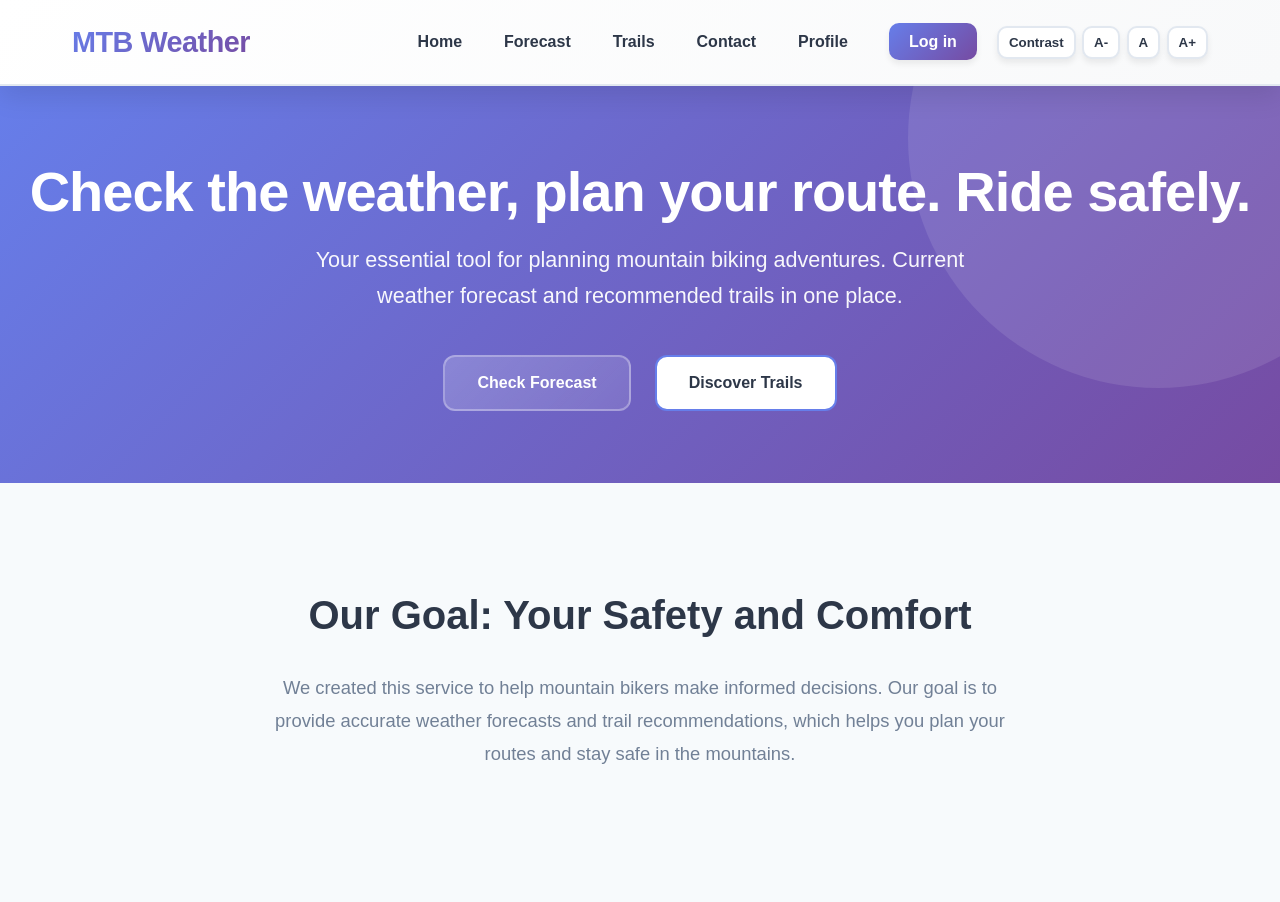
<file: index.html>
<!DOCTYPE html>
<html lang="en">
<head>
    <meta charset="UTF-8">
    <meta name="viewport" content="width=device-width, initial-scale=1.0">
    <title>MTB Weather - Home</title>
    
    <link rel="stylesheet" href="style.css">
</head>
<body>

    <header class="main-header">
        <nav class="container">
            <a href="index.html" class="logo">
                MTB Weather
            </a>
            
            <ul>
                <li><a href="index.html" class="active">Home</a></li>
                <li><a href="prognoza.html">Forecast</a></li>
                <li><a href="trasy.html">Trails</a></li>
                
                <li><a href="kontakt.html">Contact</a></li>
                <li><a href="profile.html">Profile</a></li>
                <li><a href="auth.html" class="login">Log in</a></li>
            </ul>
        </nav>
    </header>

    <main>
        <section class="hero">
            <div class="hero-content">
                <h1>Check the weather, plan your route. Ride safely.</h1>
                <p>
                    Your essential tool for planning mountain biking adventures. 
                    Current weather forecast and recommended trails in one place.
                </p>
                <div class="hero-buttons">
                    <a href="prognoza.html" class="btn">Check Forecast</a>
                    <a href="trasy.html" class="btn-secondary">Discover Trails</a>
                </div>
            </div>
        </section>

        <section class="project-goal">
            <div class="container">
                <h2>Our Goal: Your Safety and Comfort</h2>
                <p>
                    We created this service to help mountain bikers make informed decisions. 
                    Our goal is to provide accurate weather forecasts and trail recommendations, 
                    which helps you plan your routes and stay safe in the mountains.
                </p>
            </div>
        </section>
    </main>

    <script src="a11y.js"></script>
    <script src="main.js"></script>
</body>
</html>
</file>
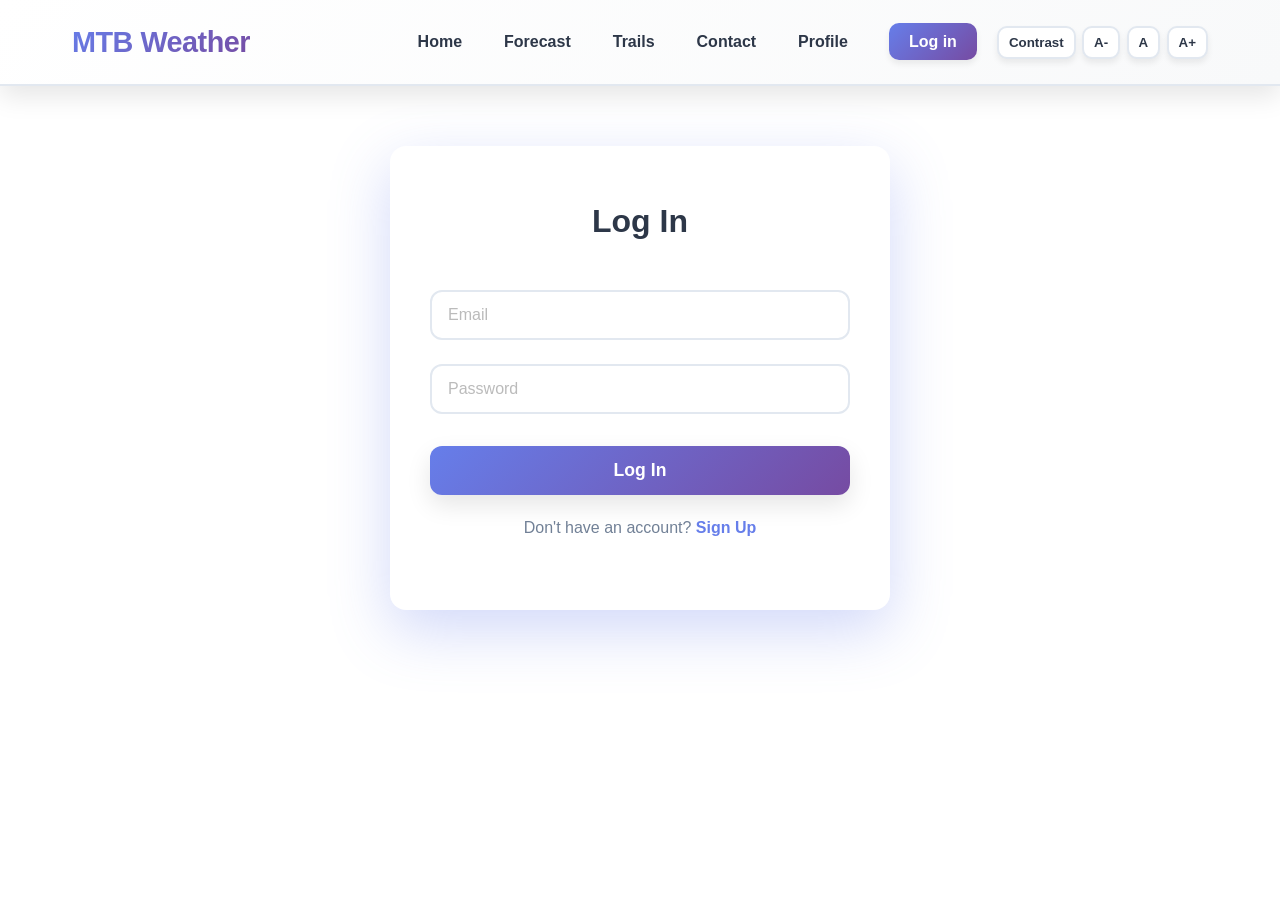
<file: auth.html>
<!DOCTYPE html>
<html lang="en">
<head>
    <meta charset="UTF-8">
    <meta name="viewport" content="width=device-width, initial-scale=1.0">
    <title>Login and Registration - MTB Weather</title>
    <link rel="stylesheet" href="style.css">
</head>
<body>

    <header class="main-header">
        <nav class="container">
            <a href="index.html" class="logo">
                MTB Weather
            </a>
            
            <ul>
                <li><a href="index.html">Home</a></li>
                <li><a href="prognoza.html">Forecast</a></li>
                <li><a href="trasy.html">Trails</a></li>
                
                <li><a href="kontakt.html">Contact</a></li>
                <li><a href="profile.html">Profile</a></li>
                <li><a href="auth.html" class="login active">Log in</a></li>
            </ul>
        </nav>
    </header>

    <main>
        <div class="auth-container">
            <div id="loginBlock">
                <h2>Log In</h2>
                <form id="loginForm">
                    <input type="email" id="loginEmail" placeholder="Email" required>
                    <input type="password" id="loginPassword" placeholder="Password" required>
                    <button type="submit">Log In</button>
                </form>
                <p>Don't have an account? <a href="#" onclick="toggleAuth()">Sign Up</a></p>
            </div>

            <div id="registerBlock" style="display: none;">
                <h2>Registration</h2>
                <form id="registerForm">
                    <input type="email" id="regEmail" placeholder="Email" required>
                    <input type="password" id="regPassword" placeholder="Password" required>
                    <button type="submit">Create Account</button>
                </form>
                <p>Already have an account? <a href="#" onclick="toggleAuth()">Log In</a></p>
            </div>

            <p id="statusMessage"></p>
        </div>
    </main>

    <script src="a11y.js"></script>
    <script src="auth.js"></script>
</body>
</html>
</file>
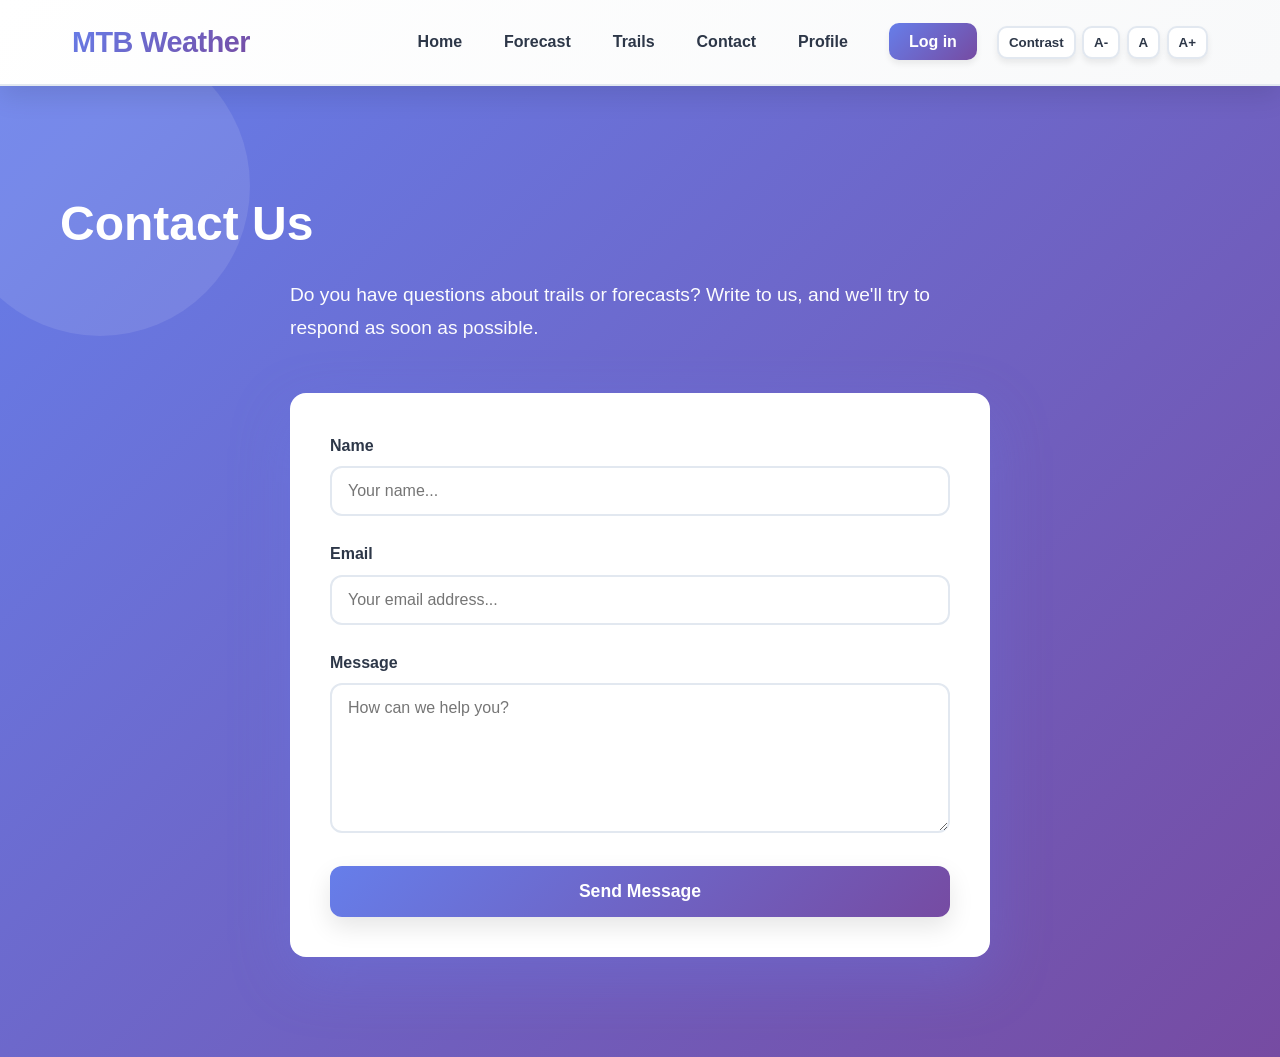
<file: kontakt.html>
<!DOCTYPE html>
<html lang="en">
<head>
    <meta charset="UTF-8">
    <meta name="viewport" content="width=device-width, initial-scale=1.0">
    <title>MTB Weather - Contact</title>
    
    <link rel="stylesheet" href="style.css">
</head>
<body>

    <header class="main-header">
        <nav class="container">
            <a href="index.html" class="logo">MTB Weather</a>
            <ul>
                <li><a href="index.html">Home</a></li>
                <li><a href="prognoza.html">Forecast</a></li>
                <li><a href="trasy.html">Trails</a></li>
                
                <li><a href="kontakt.html" class="active">Contact</a></li>
                <li><a href="profile.html">Profile</a></li>
                <li><a href="auth.html" class="login">Log in</a></li>
            </ul>
        </nav>
    </header>

    <main>
        <section class="contact-section">
            <div class="container">
                <h2>Contact Us</h2>
                <p>Do you have questions about trails or forecasts? Write to us, and we'll try to respond as soon as possible.</p>
                
                <div class="contact-wrapper">
                    <form id="contact-form" class="modern-form">
                        <div class="form-group">
                            <label for="name">Name</label>
                            <input type="text" id="name" name="name" placeholder="Your name..." required>
                        </div>

                        <div class="form-group">
                            <label for="email">Email</label>
                            <input type="email" id="email" name="email" placeholder="Your email address..." required>
                        </div>

                        <div class="form-group">
                            <label for="message">Message</label>
                            <textarea id="message" name="message" placeholder="How can we help you?" required></textarea>
                        </div>

                        <button type="submit" class="btn">Send Message</button>
                    </form>
                    
                    <div id="form-status" class="form-status"></div>
                </div>
            </div>
        </section>
    </main>

    <script src="a11y.js"></script>
    <script src="main.js"></script>
</body>
</html>
</file>
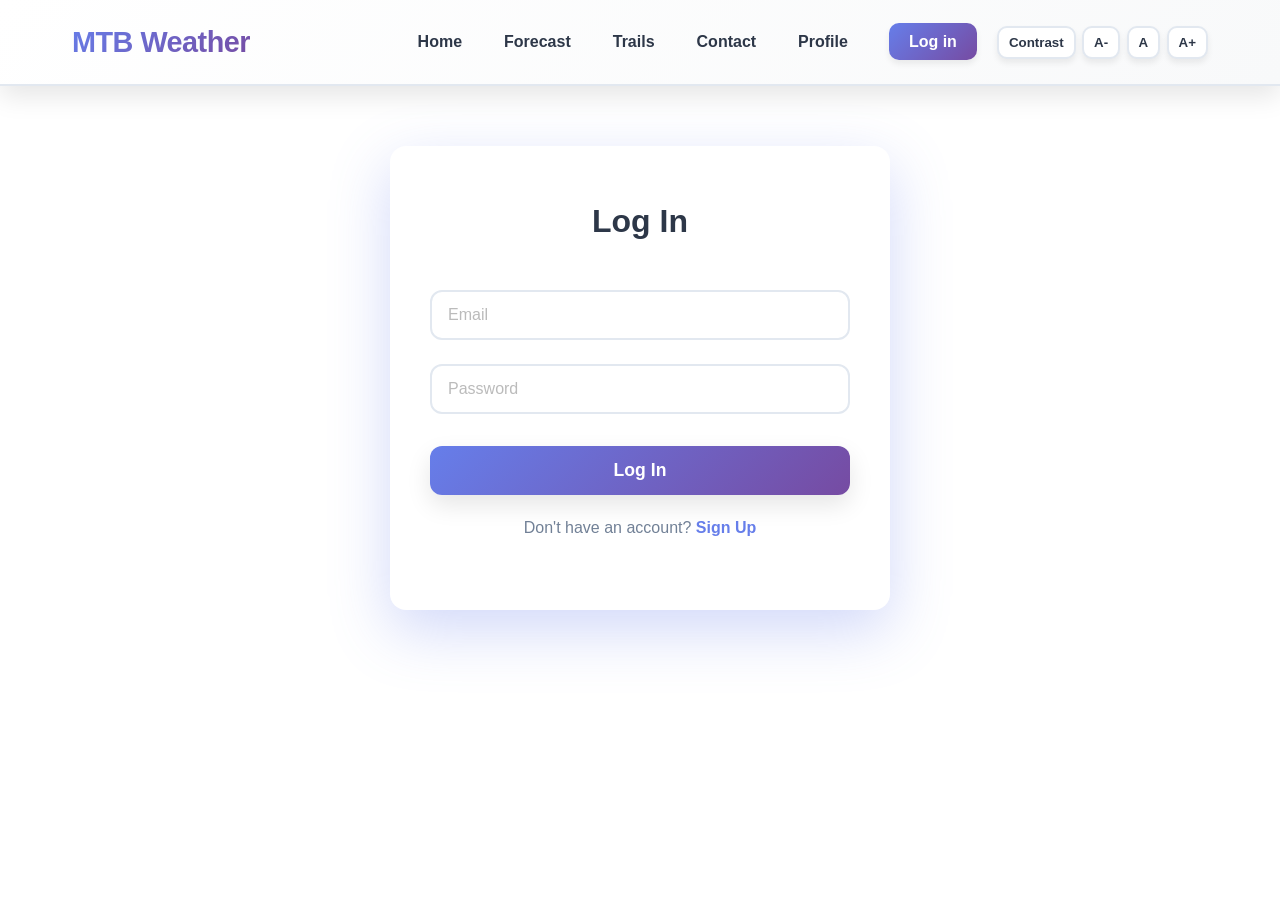
<file: profile.html>
<!DOCTYPE html>
<html lang="en">
<head>
    <meta charset="UTF-8">
    <meta name="viewport" content="width=device-width, initial-scale=1.0">
    <title>My Profile - MTB Weather</title>
    <link rel="stylesheet" href="style.css">
</head>
<body>

    <header class="main-header">
        <nav class="container">
            <a href="index.html" class="logo">MTB Weather</a>
            <ul>
                <li><a href="index.html">Home</a></li>
                <li><a href="prognoza.html">Forecast</a></li>
                <li><a href="trasy.html">Trails</a></li>
                
                <li><a href="kontakt.html">Contact</a></li>
                <li><a href="profile.html" class="active">Profile</a></li>
                <li><a href="auth.html" class="login">Log in</a></li>
            </ul>
        </nav>
    </header>

    <main>
        <div class="auth-container">
            <h2>My Profile</h2>
            <div id="profileData">
                <p><strong>Email:</strong> <span id="userEmail">Loading...</span></p>
                <button onclick="logout()">Log Out</button>
            </div>
        </div>
    </main>

    <script src="a11y.js"></script>
    <script>
        async function loadProfile() {
            const token = localStorage.getItem('token');
            if (!token) {
                window.location.href = 'auth.html';
                return;
            }

            const response = await fetch('https://mtb-weather-backend.onrender.com/api/profile', {
                headers: { 'Authorization': `Bearer ${token}` }
            });

            if (response.ok) {
                const user = await response.json();
                document.getElementById('userEmail').innerText = user.email;
            } else {
                logout();
            }
        }

        function logout() {
            localStorage.removeItem('token');
            window.location.href = 'auth.html';
        }

        loadProfile();
    </script>
</body>
</html>
</file>
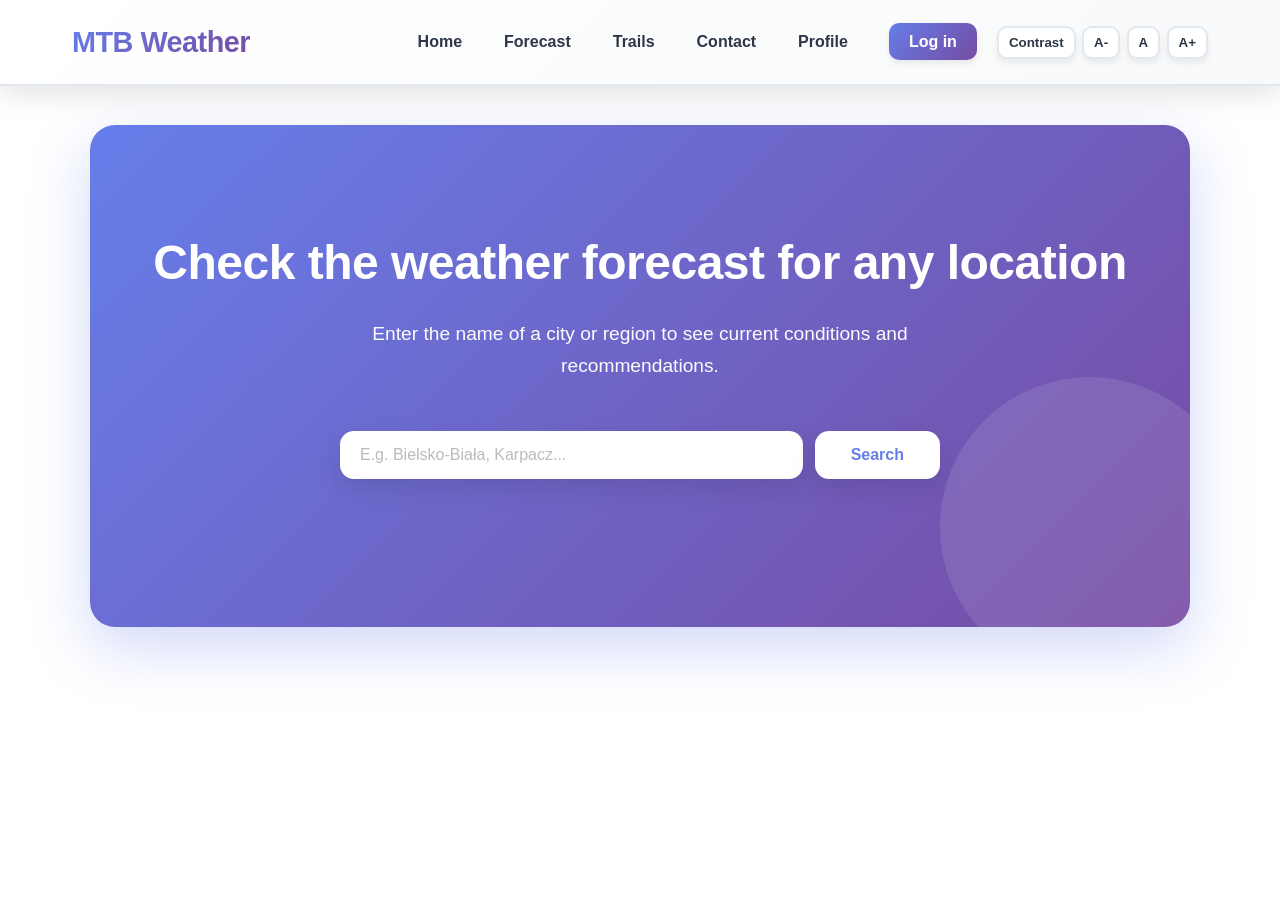
<file: prognoza.html>
<!DOCTYPE html>
<html lang="en">
<head>
    <meta charset="UTF-8">
    <meta name="viewport" content="width=device-width, initial-scale=1.0">
    <title>MTB Weather - Weather Forecast</title>
    
    

    
    <link rel="stylesheet" href="style.css">
</head>
<body>

    <header class="main-header">
        <nav class="container">
            <a href="index.html" class="logo">
                MTB Weather
            </a>
            
            <ul>
                <li><a href="index.html" class="active">Home</a></li>
                <li><a href="prognoza.html">Forecast</a></li>
                <li><a href="trasy.html">Trails</a></li>
                
                <li><a href="kontakt.html">Contact</a></li>
                <li><a href="profile.html">Profile</a></li>
                <li><a href="auth.html" class="login">Log in</a></li>
            </ul>
        </nav>
    </header>
    <main>
        <section class="forecast-section">
            <div class="container">
                <h2>Check the weather forecast for any location</h2>
                <p>Enter the name of a city or region to see current conditions and recommendations.</p>
                
                <form class="search-form" id="weather-form">
                    <input type="text" id="city-input" placeholder="E.g. Bielsko-Biała, Karpacz..." aria-label="Enter city name">
                    <button type="submit" class="btn">Search</button>
                </form>
                
                <div id="weather-results" class="weather-results-container">
                    </div>

            </div>
        </section>

        
    </main>
<script src="a11y.js"></script>
<script src="main.js"></script>
</body>
</html>
</file>
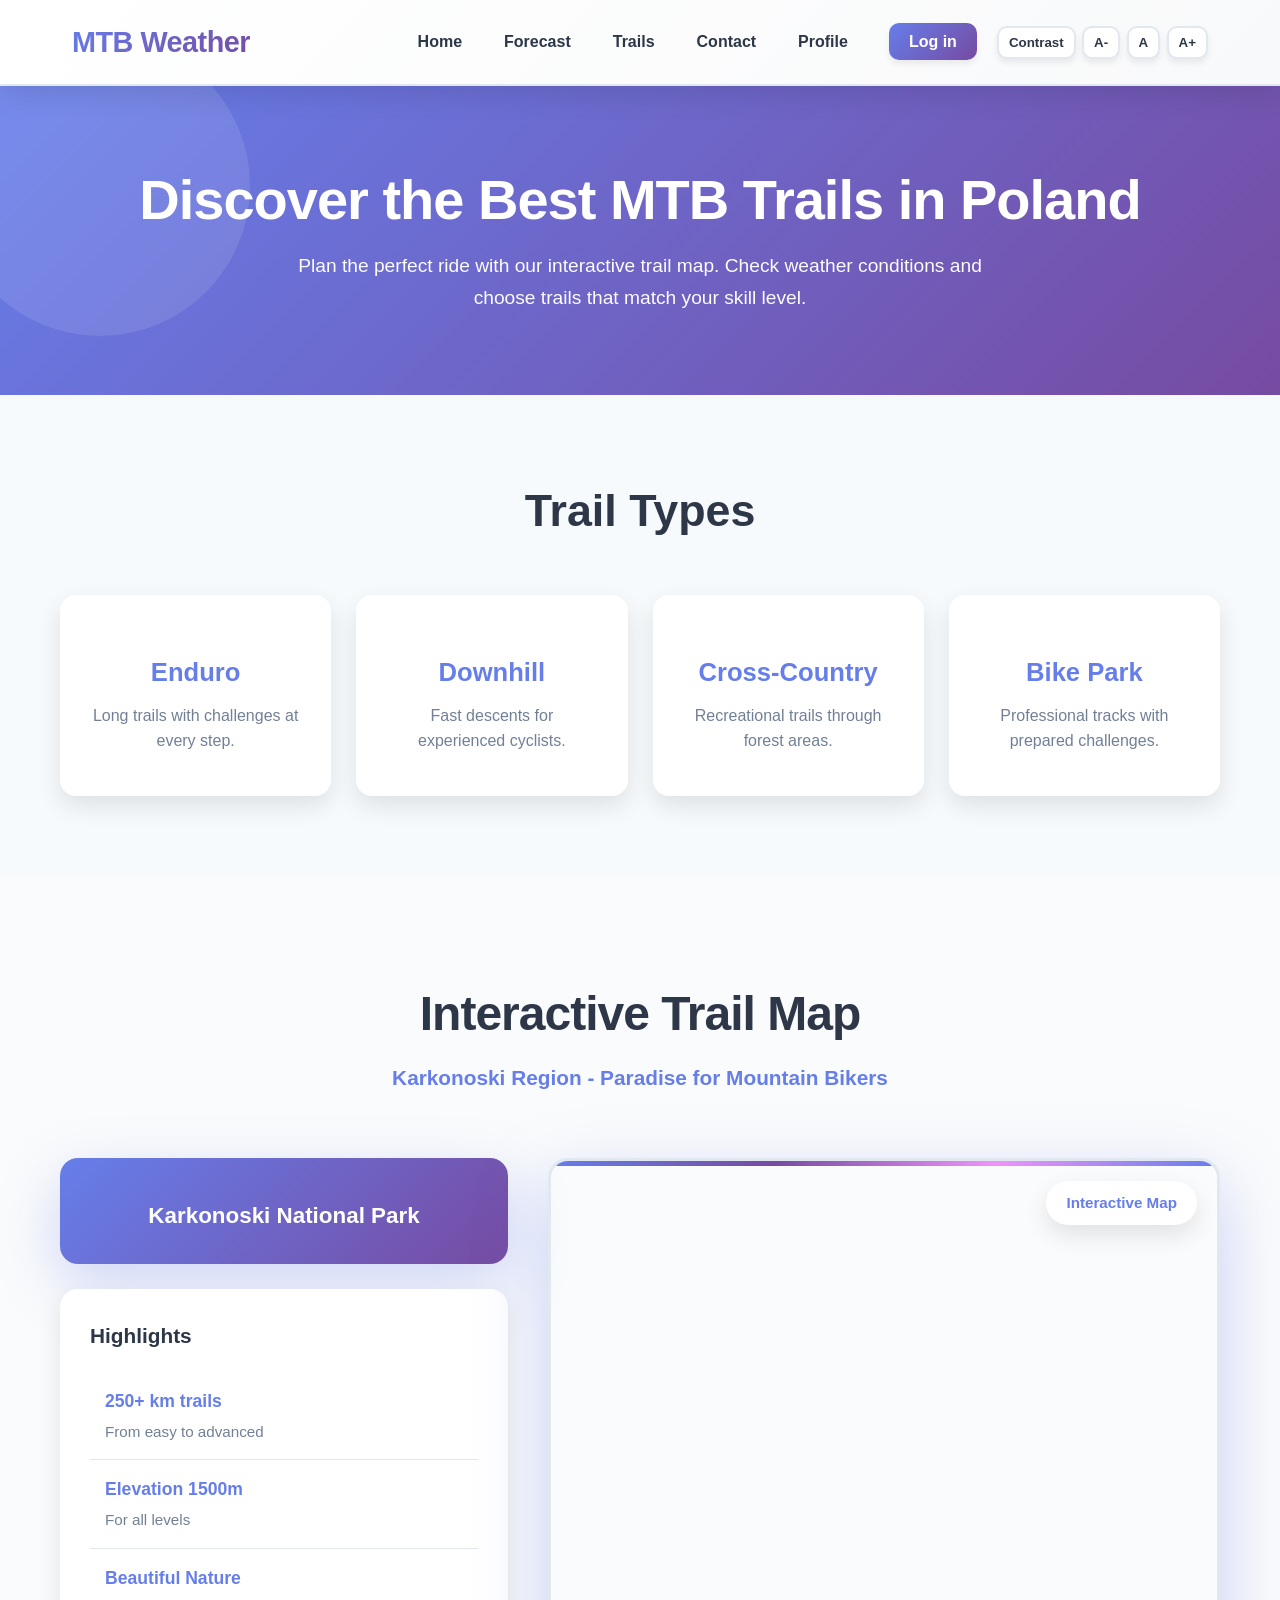
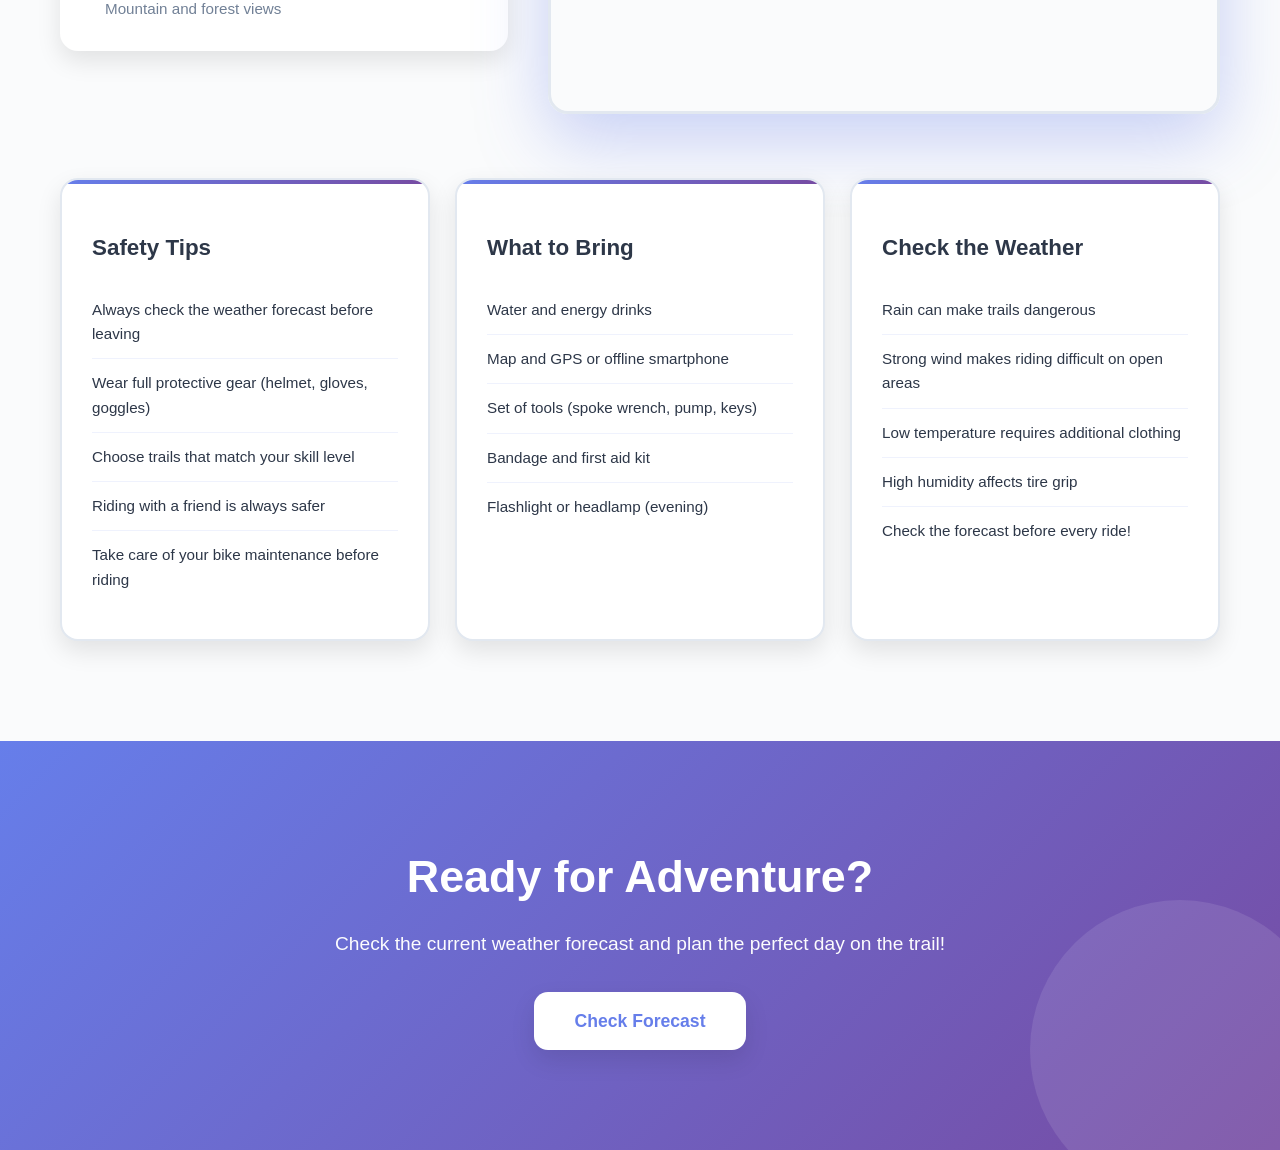
<file: trasy.html>
<!DOCTYPE html>
<html lang="en">
<head>
    <meta charset="UTF-8">
    <meta name="viewport" content="width=device-width, initial-scale=1.0">
    <title>MTB Weather - Popular Trails</title>
    
    <link rel="stylesheet" href="style.css">
</head>
<body>

    <header class="main-header">
        <nav class="container">
            <a href="index.html" class="logo">MTB Weather</a>
            <ul>
                <li><a href="index.html">Home</a></li>
                <li><a href="prognoza.html">Forecast</a></li>
                <li><a href="trasy.html" class="active">Trails</a></li>
                
                <li><a href="kontakt.html">Contact</a></li>
                <li><a href="profile.html">Profile</a></li>
                <li><a href="auth.html" class="login">Log in</a></li>
            </ul>
        </nav>
    </header>

    <main>
        <!-- Hero Intro Section -->
        <section class="trails-intro">
            <div class="container">
                <h1>Discover the Best MTB Trails in Poland</h1>
                <p class="intro-text">Plan the perfect ride with our interactive trail map. Check weather conditions and choose trails that match your skill level.</p>
            </div>
        </section>

        <!-- Trail Categories Section -->
        <section class="trail-categories">
            <div class="container">
                <h2>Trail Types</h2>
                <div class="categories-grid">
                    <div class="category-card">
                        <div class="category-icon"></div>
                        <h3>Enduro</h3>
                        <p>Long trails with challenges at every step.</p>
                    </div>
                    <div class="category-card">
                        <div class="category-icon"></div>
                        <h3>Downhill</h3>
                        <p>Fast descents for experienced cyclists.</p>
                    </div>
                    <div class="category-card">
                        <div class="category-icon"></div>
                        <h3>Cross-Country</h3>
                        <p>Recreational trails through forest areas.</p>
                    </div>
                    <div class="category-card">
                        <div class="category-icon"></div>
                        <h3>Bike Park</h3>
                        <p>Professional tracks with prepared challenges.</p>
                    </div>
                </div>
            </div>
        </section>

        <!-- Main Map Section with Modern Design -->
        <section class="trails-map-section">
            <div class="container">
                <div class="map-section-header">
                    <h2>Interactive Trail Map</h2>
                    <p>Karkonoski Region - Paradise for Mountain Bikers</p>
                </div>

                <div class="map-container-modern">
                    <div class="map-left-info">
                        <div class="info-badge">
                            <span class="badge-number"></span>
                            <p>Karkonoski National Park</p>
                        </div>
                        <div class="info-features">
                            <h3>Highlights</h3>
                            <ul class="features-list">
                                <li>
                                    <span class="feature-icon"></span>
                                    <div>
                                        <strong>250+ km trails</strong>
                                        <p>From easy to advanced</p>
                                    </div>
                                </li>
                                <li>
                                    <span class="feature-icon"></span>
                                    <div>
                                        <strong>Elevation 1500m</strong>
                                        <p>For all levels</p>
                                    </div>
                                </li>
                                <li>
                                    <span class="feature-icon"></span>
                                    <div>
                                        <strong>Beautiful Nature</strong>
                                        <p>Mountain and forest views</p>
                                    </div>
                                </li>
                            </ul>
                        </div>
                    </div>

                    <div class="map-right-wrapper">
                        <div class="map-wrapper-modern">
                            <div class="map-header-badge">
                                <span>Interactive Map</span>
                            </div>
                            <iframe 
                                src="https://www.google.com/maps/embed?pb=!1m18!1m12!1m3!1d81577.6322986423!2d15.688176510343753!3d50.75150531558913!2m3!1f0!2f0!3f0!3m2!1i1024!2i768!4f13.1!3m3!1m2!1s0x470ec3747124f0c7%3A0xc0672e1f40071336!2sKarkonoski%20Park%20Narodowy!5e0!3m2!1spl!2spl!4v1700000000000!5m2!1spl!2spl" 
                                style="border:0;" 
                                allowfullscreen="" 
                                loading="lazy" 
                                referrerpolicy="no-referrer-when-downgrade">
                            </iframe>
                        </div>
                    </div>
                </div>

                <!-- Safety Tips and Gear Section -->
                <div class="map-info-section">
                    <div class="info-card-modern">
                        <div class="info-card-icon"></div>
                        <h3>Safety Tips</h3>
                        <ul class="info-list-modern">
                            <li>Always check the weather forecast before leaving</li>
                            <li>Wear full protective gear (helmet, gloves, goggles)</li>
                            <li>Choose trails that match your skill level</li>
                            <li>Riding with a friend is always safer</li>
                            <li>Take care of your bike maintenance before riding</li>
                        </ul>
                    </div>

                    <div class="info-card-modern">
                        <div class="info-card-icon"></div>
                        <h3>What to Bring</h3>
                        <ul class="info-list-modern">
                            <li>Water and energy drinks</li>
                            <li>Map and GPS or offline smartphone</li>
                            <li>Set of tools (spoke wrench, pump, keys)</li>
                            <li>Bandage and first aid kit</li>
                            <li>Flashlight or headlamp (evening)</li>
                        </ul>
                    </div>

                    <div class="info-card-modern">
                        <div class="info-card-icon"></div>
                        <h3>Check the Weather</h3>
                        <ul class="info-list-modern">
                            <li>Rain can make trails dangerous</li>
                            <li>Strong wind makes riding difficult on open areas</li>
                            <li>Low temperature requires additional clothing</li>
                            <li>High humidity affects tire grip</li>
                            <li>Check the forecast before every ride!</li>
                        </ul>
                    </div>
                </div>
            </div>
        </section>

        <!-- CTA Section -->
        <section class="trails-cta">
            <div class="container">
                <h2>Ready for Adventure?</h2>
                <p>Check the current weather forecast and plan the perfect day on the trail!</p>
                <a href="prognoza.html" class="btn">Check Forecast</a>
            </div>
        </section>
    </main>

    <script src="a11y.js"></script>
    <script src="main.js"></script>
</body>
</html>
</file>
<file: style.css>
/* ===== CSS Variables ===== */
:root {
    --primary-color: #667eea;
    --secondary-color: #764ba2;
    --accent-color: #f093fb;
    --text-dark: #2d3748;
    --text-light: #718096;
    --bg-light: #f7fafc;
    --white: #ffffff;
    --border-color: #e2e8f0;
    --shadow-sm: 0 4px 6px rgba(0, 0, 0, 0.07);
    --shadow-md: 0 10px 25px rgba(0, 0, 0, 0.1);
    --shadow-lg: 0 20px 60px rgba(102, 126, 234, 0.3);
    --font-scale: 1;
}

/* ===== Global Styles ===== */
* {
    margin: 0;
    padding: 0;
    box-sizing: border-box;
}

html {
    font-size: calc(100% * var(--font-scale));
}

html, body {
    font-family: 'Segoe UI', Tahoma, Geneva, Verdana, sans-serif;
    color: var(--text-dark);
    background-color: var(--white);
    line-height: 1.6;
}

main {
    min-height: calc(100vh - 200px);
}

.container {
    max-width: 1200px;
    margin: 0 auto;
    padding: 0 20px;
}

/* ===== Header Navigation ===== */
.main-header {
    box-shadow: var(--shadow-md);
    position: sticky;
    top: 0;
    width: 100%;
    z-index: 100;
    background: linear-gradient(135deg, var(--white) 0%, #f8f9fa 100%);
    border-bottom: 2px solid var(--border-color);
}

.main-header nav.container {
    display: flex;
    justify-content: space-between;
    align-items: center;
    padding: 1.2rem 2rem;
    flex-wrap: wrap;
    gap: 1rem;
}

.nav-toggle {
    display: none;
    width: 44px;
    height: 44px;
    border-radius: 12px;
    border: 2px solid var(--border-color);
    background: var(--white);
    cursor: pointer;
    box-shadow: var(--shadow-sm);
    align-items: center;
    justify-content: center;
    gap: 5px;
    padding: 10px;
}

.nav-toggle span {
    display: block;
    height: 2px;
    width: 100%;
    background: var(--text-dark);
    border-radius: 2px;
}

.nav-toggle:focus-visible {
    outline: 3px solid var(--accent-color);
    outline-offset: 2px;
}

.main-header .logo {
    font-family: 'Segoe UI', sans-serif;
    font-size: 1.8rem;
    font-weight: 800;
    background: linear-gradient(135deg, var(--primary-color), var(--secondary-color));
    -webkit-background-clip: text;
    -webkit-text-fill-color: transparent;
    background-clip: text;
    text-decoration: none;
    letter-spacing: -0.5px;
    transition: transform 0.3s ease;
}

.main-header .logo:hover {
    transform: scale(1.05);
    text-decoration: none;
}

.main-header nav ul {
    list-style: none;
    display: flex;
    margin: 0;
    padding: 0;
    gap: 10px;
    align-items: center;
    flex-wrap: wrap;
    justify-content: flex-end;
}

.main-header nav ul li {
    margin-left: 0;
    font-family: 'Segoe UI', sans-serif;
}

.main-header nav ul li a {
    text-decoration: none;
    color: var(--text-dark);
    font-weight: 600;
    padding: 8px 16px;
    transition: all 0.3s ease;
    border-radius: 8px;
    position: relative;
}

.main-header nav ul li a::after {
    content: '';
    position: absolute;
    bottom: 0;
    left: 50%;
    width: 0;
    height: 2px;
    background: var(--primary-color);
    transition: all 0.3s ease;
    transform: translateX(-50%);
}

.main-header nav ul li a:hover::after {
    width: 80%;
}

.main-header nav ul li a:hover {
    color: var(--primary-color);
}

.main-header nav ul li a.login {
    color: var(--white);
    background: linear-gradient(135deg, var(--primary-color), var(--secondary-color));
    padding: 10px 20px;
    border-radius: 10px;
    margin-left: 15px;
    font-weight: 700;
    box-shadow: var(--shadow-sm);
    transition: all 0.3s ease;
}

.main-header nav ul li a.login:hover {
    transform: translateY(-3px);
    box-shadow: var(--shadow-md);
}

.main-header nav ul li a.login::after {
    display: none;
}

/* ===== Accessibility Controls ===== */
.a11y-controls {
    display: flex;
    gap: 0.4rem;
    align-items: center;
    margin-left: 10px;
}

.a11y-btn {
    appearance: none;
    border: 2px solid var(--border-color);
    background: var(--white);
    color: var(--text-dark);
    border-radius: 10px;
    padding: 8px 10px;
    font-weight: 700;
    line-height: 1;
    cursor: pointer;
    transition: transform 0.2s ease, box-shadow 0.2s ease, border-color 0.2s ease;
    box-shadow: var(--shadow-sm);
}

.a11y-btn:hover {
    transform: translateY(-2px);
    box-shadow: var(--shadow-md);
    border-color: var(--primary-color);
}

.a11y-btn:focus-visible {
    outline: 3px solid var(--accent-color);
    outline-offset: 2px;
}

.a11y-btn[aria-pressed="true"] {
    border-color: var(--primary-color);
    background: linear-gradient(135deg, var(--primary-color), var(--secondary-color));
    color: var(--white);
}

/* ===== Navigation RWD ===== */
@media (max-width: 800px) {
    .nav-toggle {
        display: inline-flex;
    }

    .main-header nav.container {
        position: relative;
    }

    .main-header nav ul {
        display: none;
        width: 100%;
        flex-direction: column;
        align-items: stretch;
        gap: 6px;
        background: var(--white);
        border: 2px solid var(--border-color);
        border-radius: 14px;
        padding: 10px;
        box-shadow: var(--shadow-md);
    }

    .main-header.nav-open nav ul {
        display: flex;
    }

    .main-header nav ul li a {
        width: 100%;
        display: block;
        padding: 12px 14px;
    }

    .a11y-controls {
        margin-left: 0;
        justify-content: flex-start;
        flex-wrap: wrap;
    }
}

@media (max-width: 500px) {
    .main-header nav.container {
        padding: 1rem 1rem;
    }

    .main-header .logo {
        font-size: 1.5rem;
    }
}

/* ===== Hero Section ===== */
.hero {
    background: linear-gradient(135deg, var(--primary-color) 0%, var(--secondary-color) 100%);
    color: var(--white);
    padding: clamp(3rem, 8vh, 6rem) 1rem;
    display: flex;
    align-items: center;
    justify-content: center;
    font-family: 'Segoe UI', sans-serif;
    position: relative;
    overflow: hidden;
}

.hero::before {
    content: '';
    position: absolute;
    top: -50%;
    right: -10%;
    width: 500px;
    height: 500px;
    background: rgba(255, 255, 255, 0.1);
    border-radius: 50%;
    animation: float 6s ease-in-out infinite;
}

@keyframes float {
    0%, 100% { transform: translateY(0px); }
    50% { transform: translateY(20px); }
}

.hero-content {
    text-align: center;
    position: relative;
    z-index: 1;
}

.hero h1 {
    font-size: 3.5rem;
    margin-bottom: 1rem;
    font-weight: 800;
    letter-spacing: -1px;
    line-height: 1.2;
}

.hero p {
    font-size: 1.35rem;
    margin-bottom: 2.5rem;
    max-width: 700px;
    margin-left: auto;
    margin-right: auto;
    opacity: 0.95;
    line-height: 1.7;
}

.hero-buttons {
    display: flex;
    justify-content: center;
    gap: 1.5rem;
    flex-wrap: wrap;
}

/* ===== Buttons ===== */
.btn {
    color: var(--white);
    font-weight: 700;
    padding: 13px 32px;
    text-decoration: none;
    transition: all 0.3s ease;
    background: linear-gradient(135deg, rgba(255,255,255,0.2), rgba(255,255,255,0.1));
    border-radius: 12px;
    border: 2px solid rgba(255,255,255,0.3);
    cursor: pointer;
    font-size: 1rem;
    display: inline-block;
}

.btn:hover {
    transform: translateY(-3px);
    box-shadow: 0 15px 35px rgba(0, 0, 0, 0.2);
    background: rgba(255,255,255,0.25);
    border-color: rgba(255,255,255,0.5);
}

.btn:active {
    transform: translateY(-1px);
}

.btn-secondary {
    color: var(--text-dark);
    font-weight: 700;
    padding: 13px 32px;
    text-decoration: none;
    transition: all 0.3s ease;
    background-color: var(--white);
    border-radius: 12px;
    border: 2px solid var(--primary-color);
    cursor: pointer;
    font-size: 1rem;
    display: inline-block;
}

.btn-secondary:hover {
    transform: translateY(-3px);
}

/* ===== Project Goal Section ===== */
.project-goal {
    padding: 100px 20px;
    text-align: center;
    font-family: 'Segoe UI', sans-serif;
    background-color: var(--bg-light);
}

.project-goal h2 {
    font-size: 2.5rem;
    margin-bottom: 1.5rem;
    font-weight: 800;
    color: var(--text-dark);
}

.project-goal p {
    font-size: 1.15rem; 
    line-height: 1.8; 
    max-width: 750px;
    margin: 0 auto 2rem auto;
    color: var(--text-light);
}

/* ===== Forecast Section ===== */
.forecast-section {
    padding: 100px 40px;
    background: linear-gradient(135deg, var(--primary-color) 0%, var(--secondary-color) 100%);
    text-align: center;
    margin: 3% auto;
    max-width: 1100px;
    border-radius: 25px;
    font-family: 'Segoe UI', sans-serif;
    box-shadow: var(--shadow-lg);
    color: var(--white);
    position: relative;
    overflow: hidden;
}

.forecast-section::before {
    content: '';
    position: absolute;
    bottom: -50px;
    right: -50px;
    width: 300px;
    height: 300px;
    background: rgba(255, 255, 255, 0.1);
    border-radius: 50%;
}

.forecast-section h2 {
    font-size: 3rem;
    margin-bottom: 1rem;
    font-weight: 800;
    letter-spacing: -0.5px;
    position: relative;
    z-index: 1;
}

.forecast-section p {
    font-size: 1.2rem;
    margin-bottom: 3rem;
    max-width: 650px;
    margin-left: auto;
    margin-right: auto;
    line-height: 1.7;
    opacity: 0.98;
    position: relative;
    z-index: 1;
}

/* ===== Search Form ===== */
.search-form {
    display: flex;
    justify-content: center;
    gap: 12px; 
    max-width: 600px;
    margin: 0 auto 3rem auto;
    flex-wrap: wrap;
    position: relative;
    z-index: 1;
}

.search-form input[type="text"] {
    margin-bottom: 0; 
    flex-grow: 1;
    min-width: 280px;
    padding: 15px 20px;
    border: none;
    border-radius: 14px;
    font-size: 1rem;
    background-color: var(--white);
    box-shadow: var(--shadow-md);
    transition: all 0.3s ease;
    color: var(--text-dark);
}

.search-form input[type="text"]:focus {
    outline: none;
    box-shadow: 0 20px 40px rgba(0, 0, 0, 0.2);
    transform: translateY(-3px);
}

.search-form input[type="text"]::placeholder {
    color: #bbb;
}

.search-form .btn {
    flex-shrink: 0;
    background: var(--white);
    color: var(--primary-color);
    font-weight: 800;
    padding: 15px 36px;
    border: none;
    border-radius: 14px;
    font-size: 1rem;
    cursor: pointer;
    box-shadow: var(--shadow-md);
    transition: all 0.3s ease;
}

.search-form .btn:hover {
    transform: translateY(-3px);
    box-shadow: 0 20px 40px rgba(0, 0, 0, 0.2);
    background-color: #f0f5ff;
}

.search-form .btn:active {
    transform: translateY(-1px);
}

/* ===== Weather Results Container ===== */
.weather-results-container {
    margin-top: 3rem;
    text-align: left; 
    max-width: 750px;
    margin-left: auto;
    margin-right: auto;
    position: relative;
    z-index: 1;
}

/* ===== Weather Card ===== */
.weather-card {
    background: var(--white);
    padding: 35px;
    border-radius: 16px;
    box-shadow: var(--shadow-md);
    border: 1px solid var(--border-color);
    animation: slideUp 0.5s ease;
    transition: all 0.3s ease;
    margin-bottom: 20px;
}

.weather-card:hover {
    box-shadow: var(--shadow-lg);
    transform: translateY(-5px);
}

@keyframes slideUp {
    from { 
        opacity: 0; 
        transform: translateY(30px); 
    }
    to { 
        opacity: 1; 
        transform: translateY(0); 
    }
}

.weather-card h3 {
    margin-top: 0;
    margin-bottom: 20px;
    color: var(--primary-color);
    font-size: 1.6rem;
    font-weight: 800;
    border-bottom: 3px solid var(--primary-color);
    padding-bottom: 12px;
}

/* ===== Weather Info ===== */
.weather-info {
    display: flex;
    align-items: center;
    gap: 25px;
    margin: 25px 0;
    padding: 20px;
    background: linear-gradient(135deg, rgba(102, 126, 234, 0.05), rgba(118, 75, 162, 0.05));
    border-radius: 12px;
}

.weather-info .temp {
    font-size: 3.5rem;
    font-weight: 800;
    color: var(--primary-color);
}

.weather-info img {
    width: 120px;
    height: 120px;
    border-radius: 50%; 
    padding: 10px;
    box-shadow: 0 10px 25px rgba(0, 191, 165, 0.2);
    flex-shrink: 0;
}

.weather-info .details p {
    color: black;
    margin: 5px 0;
}

/* ===== MTB Tip ===== */
.mtb-tip {
    background: linear-gradient(135deg, rgba(102, 126, 234, 0.1), rgba(118, 75, 162, 0.1));
    padding: 20px;
    border-radius: 12px;
    border-left: 5px solid var(--primary-color);
    line-height: 1.7;
    margin-top: 20px;
    color: var(--text-dark);
    font-weight: 500;
}

/* ===== Additional Styles ===== */
input, textarea, select {
    font-family: 'Segoe UI', sans-serif;
}

a {
    color: var(--primary-color);
    text-decoration: none;
    transition: color 0.3s ease;
}

a:hover {
    text-decoration: underline;
}

/* ===== Responsive Design ===== */
@media (max-width: 768px) {
    .main-header nav.container {
        flex-direction: column;
        gap: 1rem;
        padding: 1rem;
    }

    .main-header nav ul {
        flex-direction: column;
        gap: 10px;
        width: 100%;
    }

    .main-header nav ul li {
        width: 100%;
        text-align: center;
    }

    .main-header nav ul li a.login {
        margin-left: 0;
    }

    .hero h1 {
        font-size: 2.2rem;
    }

    .hero p {
        font-size: 1.1rem;
    }

    .forecast-section {
        margin: 2rem 1rem;
        padding: 60px 20px;
    }

    .forecast-section h2 {
        font-size: 2rem;
    }

    .forecast-section p {
        font-size: 1rem;
    }

    .search-form {
        flex-direction: column;
    }

    .search-form input[type="text"],
    .search-form .btn {
        width: 100%;
        min-width: unset;
    }

    .weather-info {
        flex-direction: column;
        text-align: center;
    }

    .project-goal {
        padding: 60px 20px;
    }

    .project-goal h2 {
        font-size: 1.8rem;
    }
}

@media (max-width: 480px) {
    .main-header .logo {
        font-size: 1.5rem;
    }

    .hero {
        min-height: 350px;
    }

    .hero h1 {
        font-size: 1.8rem;
    }

    .hero-buttons {
        flex-direction: column;
    }

    .btn {
        width: 100%;
    }

    .weather-card {
        padding: 20px;
    }

    .weather-info img {
        width: 80px;
        height: 80px;
    }

    .weather-info .temp {
        font-size: 2.5rem;
    }
}

/* ===== Trails Section ===== */
.trails-intro {
    padding: 80px 40px;
    background: linear-gradient(135deg, var(--primary-color) 0%, var(--secondary-color) 100%);
    text-align: center;
    color: var(--white);
    font-family: 'Segoe UI', sans-serif;
    position: relative;
    overflow: hidden;
}

.trails-intro::before {
    content: '';
    position: absolute;
    top: -50px;
    left: -50px;
    width: 300px;
    height: 300px;
    background: rgba(255, 255, 255, 0.1);
    border-radius: 50%;
}

.trails-intro h1 {
    font-size: 3.5rem;
    margin-bottom: 1rem;
    font-weight: 800;
    letter-spacing: -1px;
    position: relative;
    z-index: 1;
    line-height: 1.2;
}

.trails-intro .intro-text {
    font-size: 1.2rem;
    max-width: 700px;
    margin: 0 auto;
    line-height: 1.7;
    opacity: 0.98;
    position: relative;
    z-index: 1;
}

.trail-categories {
    padding: 80px 40px;
    background-color: var(--bg-light);
    text-align: center;
    font-family: 'Segoe UI', sans-serif;
}

.trail-categories h2 {
    font-size: 2.8rem;
    margin-bottom: 3rem;
    font-weight: 800;
    color: var(--text-dark);
}

.categories-grid {
    display: grid;
    grid-template-columns: repeat(auto-fit, minmax(250px, 1fr));
    gap: 25px;
    max-width: 1400px;
    margin: 0 auto;
}

.category-card {
    background: var(--white);
    padding: 40px 30px;
    border-radius: 16px;
    box-shadow: var(--shadow-md);
    transition: all 0.3s ease;
    border: 2px solid transparent;
}

.category-card:hover {
    transform: translateY(-10px);
    box-shadow: var(--shadow-lg);
    border-color: var(--primary-color);
}

.category-icon {
    font-size: 3rem;
    margin-bottom: 15px;
}

.category-card h3 {
    font-size: 1.6rem;
    color: var(--primary-color);
    margin-bottom: 10px;
    font-weight: 800;
}

.category-card p {
    color: var(--text-light);
    font-size: 1rem;
    line-height: 1.6;
}

.trails-map-section {
    padding: 100px 40px;
    background-color: #fafbfc;
    text-align: center;
    font-family: 'Segoe UI', sans-serif;
}

.map-section-header {
    margin-bottom: 4rem;
    animation: fadeInDown 0.6s ease;
}

@keyframes fadeInDown {
    from {
        opacity: 0;
        transform: translateY(-20px);
    }
    to {
        opacity: 1;
        transform: translateY(0);
    }
}

.map-section-header h2 {
    font-size: 3rem;
    font-weight: 800;
    color: var(--text-dark);
    margin-bottom: 0.5rem;
    letter-spacing: -1px;
}

.map-section-header p {
    font-size: 1.3rem;
    color: var(--primary-color);
    font-weight: 600;
}

.map-container-modern {
    display: grid;
    grid-template-columns: 1fr 1.5fr;
    gap: 40px;
    align-items: start;
    margin-bottom: 4rem;
}

.map-left-info {
    animation: fadeInLeft 0.6s ease;
}

@keyframes fadeInLeft {
    from {
        opacity: 0;
        transform: translateX(-30px);
    }
    to {
        opacity: 1;
        transform: translateX(0);
    }
}

.info-badge {
    background: linear-gradient(135deg, var(--primary-color), var(--secondary-color));
    color: var(--white);
    padding: 30px;
    border-radius: 18px;
    margin-bottom: 25px;
    box-shadow: var(--shadow-lg);
    transition: all 0.3s ease;
}

.info-badge:hover {
    transform: translateY(-5px);
    box-shadow: 0 30px 80px rgba(102, 126, 234, 0.4);
}

.badge-number {
    font-size: 3rem;
    display: block;
    margin-bottom: 10px;
}

.info-badge p {
    font-size: 1.4rem;
    font-weight: 700;
    margin: 0;
}

.info-features {
    background: var(--white);
    padding: 30px;
    border-radius: 18px;
    box-shadow: var(--shadow-md);
    text-align: left;
}

.info-features h3 {
    color: var(--text-dark);
    font-size: 1.3rem;
    font-weight: 800;
    margin-bottom: 20px;
    margin-top: 0;
}

.features-list {
    list-style: none;
    padding: 0;
    margin: 0;
}

.features-list li {
    display: flex;
    gap: 15px;
    padding: 15px 0;
    border-bottom: 1px solid var(--border-color);
}

.features-list li:last-child {
    border-bottom: none;
    padding-bottom: 0;
}

.feature-icon {
    font-size: 2rem;
    flex-shrink: 0;
}

.features-list strong {
    color: var(--primary-color);
    font-size: 1.1rem;
}

.features-list p {
    color: var(--text-light);
    margin: 5px 0 0 0;
    font-size: 0.95rem;
}

.map-right-wrapper {
    animation: fadeInRight 0.6s ease;
}

@keyframes fadeInRight {
    from {
        opacity: 0;
        transform: translateX(30px);
    }
    to {
        opacity: 1;
        transform: translateX(0);
    }
}

.map-wrapper-modern {
    position: relative;
    border-radius: 20px;
    overflow: hidden;
    box-shadow: 0 25px 70px rgba(102, 126, 234, 0.35);
    transition: all 0.4s ease;
    border: 3px solid var(--border-color);
}

.map-wrapper-modern::before {
    content: '';
    position: absolute;
    top: 0;
    left: 0;
    right: 0;
    height: 5px;
    background: linear-gradient(90deg, var(--primary-color), var(--secondary-color), var(--accent-color), var(--primary-color));
    z-index: 20;
}

.map-wrapper-modern:hover {
    box-shadow: 0 35px 90px rgba(102, 126, 234, 0.45);
    border-color: var(--primary-color);
}

.map-header-badge {
    position: absolute;
    top: 20px;
    right: 20px;
    background: var(--white);
    color: var(--primary-color);
    padding: 10px 20px;
    border-radius: 50px;
    font-weight: 700;
    z-index: 15;
    box-shadow: var(--shadow-md);
    font-size: 0.95rem;
}

.map-wrapper-modern iframe {
    width: 100% !important;
    height: 550px !important;
    border: none;
    display: block;
    border-radius: 17px;
}

.map-info-section {
    display: grid;
    grid-template-columns: repeat(auto-fit, minmax(330px, 1fr));
    gap: 25px;
}

.info-card-modern {
    background: var(--white);
    padding: 35px 30px;
    border-radius: 18px;
    box-shadow: var(--shadow-md);
    border: 2px solid var(--border-color);
    transition: all 0.3s ease;
    text-align: left;
    position: relative;
    overflow: hidden;
}

.info-card-modern::before {
    content: '';
    position: absolute;
    top: 0;
    left: 0;
    right: 0;
    height: 4px;
    background: linear-gradient(90deg, var(--primary-color), var(--secondary-color));
}

.info-card-modern::after {
    content: '';
    position: absolute;
    top: 0;
    left: 0;
    width: 5px;
    height: 0;
    background: var(--primary-color);
    transition: height 0.3s ease;
}

.info-card-modern:hover {
    transform: translateY(-8px);
    box-shadow: 0 20px 50px rgba(102, 126, 234, 0.25);
    border-color: var(--primary-color);
}

.info-card-modern:hover::after {
    height: 100%;
}

.info-card-icon {
    font-size: 2.5rem;
    margin-bottom: 15px;
    display: block;
}

.info-card-modern h3 {
    color: var(--text-dark);
    font-size: 1.4rem;
    font-weight: 800;
    margin: 10px 0 20px 0;
}

.info-list-modern {
    list-style: none;
    padding: 0;
    margin: 0;
}

.info-list-modern li {
    padding: 12px 0;
    color: var(--text-dark);
    border-bottom: 1px solid rgba(102, 126, 234, 0.1);
    font-size: 0.95rem;
    line-height: 1.6;
}

.info-list-modern li:last-child {
    border-bottom: none;
}

/* ===== Responsive Map Section ===== */
@media (max-width: 1024px) {
    .map-container-modern {
        grid-template-columns: 1fr;
        gap: 30px;
    }

    .map-wrapper-modern iframe {
        height: 450px !important;
    }
}

@media (max-width: 768px) {
    .trails-map-section {
        padding: 60px 20px;
    }

    .map-section-header h2 {
        font-size: 2rem;
    }

    .map-section-header p {
        font-size: 1.1rem;
    }

    .map-container-modern {
        gap: 20px;
    }

    .info-badge {
        padding: 25px;
    }

    .badge-number {
        font-size: 2.5rem;
    }

    .info-badge p {
        font-size: 1.2rem;
    }

    .map-features {
        padding: 20px;
    }

    .map-wrapper-modern iframe {
        height: 350px !important;
    }

    .map-header-badge {
        top: 15px;
        right: 15px;
        padding: 8px 16px;
        font-size: 0.85rem;
    }

    .info-card-modern {
        padding: 25px 20px;
    }

    .info-card-modern h3 {
        font-size: 1.2rem;
    }

    .map-info-section {
        grid-template-columns: 1fr;
        gap: 20px;
    }
}

@media (max-width: 480px) {
    .trails-map-section {
        padding: 40px 15px;
    }

    .map-section-header h2 {
        font-size: 1.5rem;
    }

    .map-section-header p {
        font-size: 1rem;
    }

    .info-badge {
        padding: 20px;
        margin-bottom: 20px;
    }

    .badge-number {
        font-size: 2rem;
    }

    .info-badge p {
        font-size: 1.1rem;
    }

    .features-list li {
        gap: 12px;
        padding: 12px 0;
    }

    .feature-icon {
        font-size: 1.8rem;
    }

    .features-list strong {
        font-size: 1rem;
    }

    .map-wrapper-modern iframe {
        height: 280px !important;
    }

    .info-card-modern {
        padding: 20px 15px;
    }

    .info-card-icon {
        font-size: 2rem;
    }

    .info-card-modern h3 {
        font-size: 1.1rem;
        margin: 8px 0 15px 0;
    }

    .info-list-modern li {
        font-size: 0.9rem;
        padding: 10px 0;
    }
}

.trails-cta {
    padding: 100px 40px;
    background: linear-gradient(135deg, var(--primary-color) 0%, var(--secondary-color) 100%);
    text-align: center;
    color: var(--white);
    font-family: 'Segoe UI', sans-serif;
    position: relative;
    overflow: hidden;
}

.trails-cta::before {
    content: '';
    position: absolute;
    bottom: -50px;
    right: -50px;
    width: 300px;
    height: 300px;
    background: rgba(255, 255, 255, 0.1);
    border-radius: 50%;
}

.trails-cta h2 {
    font-size: 2.8rem;
    margin-bottom: 1rem;
    font-weight: 800;
    position: relative;
    z-index: 1;
}

.trails-cta p {
    font-size: 1.2rem;
    margin-bottom: 2rem;
    opacity: 0.98;
    position: relative;
    z-index: 1;
}

.trails-cta .btn {
    background: var(--white);
    color: var(--primary-color);
    font-weight: 800;
    padding: 15px 40px;
    border: none;
    border-radius: 14px;
    font-size: 1.1rem;
    cursor: pointer;
    box-shadow: var(--shadow-md);
    transition: all 0.3s ease;
    position: relative;
    z-index: 1;
}

.trails-cta .btn:hover {
    transform: translateY(-3px);
    box-shadow: 0 20px 40px rgba(0, 0, 0, 0.2);
    background-color: #f0f5ff;
}

/* ===== Responsive Trail Styles ===== */
@media (max-width: 768px) {
    .trails-intro {
        padding: 60px 20px;
    }

    .trails-intro h1 {
        font-size: 2rem;
    }

    .trails-intro .intro-text {
        font-size: 1rem;
    }

    .trail-categories {
        padding: 60px 20px;
    }

    .trail-categories h2 {
        font-size: 2rem;
    }

    .categories-grid {
        gap: 15px;
    }

    .category-card {
        padding: 30px 20px;
    }

    .trails-section {
        padding: 60px 20px;
    }

    .trails-section h2 {
        font-size: 2rem;
    }

    .trails-section p {
        font-size: 1rem;
    }

    .map-wrapper {
        border-radius: 16px;
        margin-bottom: 2rem;
    }

    .map-wrapper iframe {
        height: 400px !important;
    }

    .map-info {
        gap: 20px;
    }

    .info-card {
        padding: 25px 20px;
    }

    .info-card h3 {
        font-size: 1.3rem;
    }

    .trails-cta {
        padding: 60px 20px;
    }

    .trails-cta h2 {
        font-size: 2rem;
    }

    .trails-cta p {
        font-size: 1rem;
    }
}

@media (max-width: 480px) {
    .trails-intro {
        padding: 40px 15px;
    }

    .trails-intro h1 {
        font-size: 1.6rem;
    }

    .trail-categories {
        padding: 40px 15px;
    }

    .trail-categories h2 {
        font-size: 1.6rem;
    }

    .categories-grid {
        grid-template-columns: 1fr;
        gap: 12px;
    }

    .trails-section {
        padding: 40px 15px;
    }

    .trails-section h2 {
        font-size: 1.6rem;
    }

    .map-wrapper {
        border-radius: 14px;
        margin-bottom: 1.5rem;
    }

    .map-wrapper iframe {
        height: 300px !important;
    }

    .map-info {
        grid-template-columns: 1fr;
        gap: 15px;
    }

    .info-card {
        padding: 20px 15px;
    }

    .info-card h3 {
        font-size: 1.2rem;
    }

    .info-card li {
        padding: 10px 0;
        font-size: 0.95rem;
    }

    .trails-cta {
        padding: 40px 15px;
    }

    .trails-cta h2 {
        font-size: 1.6rem;
    }

    .trails-cta .btn {
        width: 100%;
        padding: 12px 24px;
        font-size: 1rem;
    }
}



.map-wrapper:hover iframe {
    box-shadow: 0 25px 50px rgba(102, 126, 234, 0.4);
}

/* ===== Contact Section ===== */
.contact-section {
    padding: 100px 40px;
    background: linear-gradient(135deg, var(--primary-color) 0%, var(--secondary-color) 100%);
    font-family: 'Segoe UI', sans-serif;
    color: var(--white);
    position: relative;
    overflow: hidden;
}

.contact-section::before {
    content: '';
    position: absolute;
    top: -50px;
    left: -50px;
    width: 300px;
    height: 300px;
    background: rgba(255, 255, 255, 0.1);
    border-radius: 50%;
}

.contact-section h2 {
    font-size: 3rem;
    margin-bottom: 1rem;
    font-weight: 800;
    position: relative;
    z-index: 1;
}

.contact-section p {
    font-size: 1.2rem;
    margin-bottom: 3rem;
    max-width: 700px;
    margin-left: auto;
    margin-right: auto;
    line-height: 1.7;
    opacity: 0.98;
    position: relative;
    z-index: 1;
}

.contact-wrapper {
    max-width: 700px;
    margin: 0 auto;
    position: relative;
    z-index: 1;
}

/* ===== Modern Form ===== */
.modern-form {
    background: var(--white);
    padding: 40px;
    border-radius: 16px;
    box-shadow: var(--shadow-lg);
}

.form-group {
    margin-bottom: 25px;
    text-align: left;
}

.form-group label {
    display: block;
    margin-bottom: 8px;
    font-weight: 700;
    color: var(--text-dark);
    font-size: 1rem;
}

.form-group input,
.form-group textarea {
    width: 100%;
    padding: 14px 16px;
    border: 2px solid var(--border-color);
    border-radius: 12px;
    font-size: 1rem;
    font-family: 'Segoe UI', sans-serif;
    transition: all 0.3s ease;
    box-sizing: border-box;
    color: var(--text-dark);
}

.form-group input:focus,
.form-group textarea:focus {
    outline: none;
    border-color: var(--primary-color);
    box-shadow: 0 0 0 3px rgba(102, 126, 234, 0.1);
}

.form-group textarea {
    resize: vertical;
    min-height: 150px;
    font-family: 'Segoe UI', sans-serif;
}

.modern-form .btn {
    width: 100%;
    background: linear-gradient(135deg, var(--primary-color), var(--secondary-color));
    color: var(--white);
    color: white;
    font-weight: 700;
    padding: 15px 32px;
    border: none;
    border-radius: 12px;
    font-size: 1.1rem;
    cursor: pointer;
    box-shadow: var(--shadow-md);
    transition: all 0.3s ease;
}

.modern-form .btn:hover {
    transform: translateY(-3px);
    box-shadow: 0 20px 40px rgba(0, 0, 0, 0.2);
}

.modern-form .btn:active {
    transform: translateY(-1px);
}

/* ===== Form Status ===== */
.form-status {
    margin-top: 20px;
    padding: 15px 20px;
    border-radius: 12px;
    font-weight: 600;
    display: none;
    background-color: #d4edda;
    color: #155724;
}

.form-status.error {
    background-color: #f8d7da;
    color: #721c24;
}

.form-status.show {
    display: block;
}

/* ===== Auth Container ===== */
.auth-container {
    background: var(--white);
    padding: 50px 40px;
    border-radius: 16px;
    box-shadow: var(--shadow-lg);
    width: 100%;
    max-width: 500px;
    text-align: center;
    margin: 60px auto;
    font-family: 'Segoe UI', sans-serif;
}

.auth-container h2 {
    color: var(--text-dark);
    margin-bottom: 30px;
    font-size: 2rem;
    font-weight: 800;
}

.auth-container p {
    color: var(--text-light);
    margin-top: 20px;
}

.auth-container a {
    color: var(--primary-color);
    text-decoration: none;
    font-weight: 700;
    transition: all 0.3s ease;
}

.auth-container a:hover {
    text-decoration: underline;
    color: var(--secondary-color);
}

.auth-container input {
    width: 100%;
    padding: 14px 16px;
    margin: 12px 0;
    border: 2px solid var(--border-color);
    border-radius: 12px;
    box-sizing: border-box;
    font-size: 1rem;
    font-family: 'Segoe UI', sans-serif;
    transition: all 0.3s ease;
    color: var(--text-dark);
}

.auth-container input:focus {
    outline: none;
    border-color: var(--primary-color);
    box-shadow: 0 0 0 3px rgba(102, 126, 234, 0.1);
}

.auth-container input::placeholder {
    color: #bbb;
}

.auth-container form {
    margin-bottom: 20px;
}

.auth-container button {
    width: 100%;
    padding: 14px 32px;
    margin: 20px 0 0 0;
    border: none;
    background: linear-gradient(135deg, var(--primary-color), var(--secondary-color));
    color: var(--white);
    font-weight: 800;
    border-radius: 12px;
    font-size: 1.1rem;
    cursor: pointer;
    box-shadow: var(--shadow-md);
    transition: all 0.3s ease;
}

.auth-container button:hover {
    transform: translateY(-3px);
    box-shadow: 0 20px 40px rgba(0, 0, 0, 0.2);
}

.auth-container button:active {
    transform: translateY(-1px);
}

#profileData {
    text-align: left;
    padding: 20px;
    background-color: var(--bg-light);
    border-radius: 12px;
    margin: 20px 0;
}

#profileData p {
    font-size: 1.1rem;
    margin: 15px 0;
    color: var(--text-dark);
}

#profileData button {
    margin-top: 20px;
    width: 100%;
}

#statusMessage {
    color: var(--primary-color);
    margin-top: 20px !important;
    font-weight: 700;
}

/* ===== Footer Placeholder ===== */
footer {
    background: linear-gradient(135deg, var(--white) 0%, #f8f9fa 100%);
    border-top: 2px solid var(--border-color);
    padding: 40px 20px;
    text-align: center;
    color: var(--text-light);
    margin-top: 60px;
}

/* ===== High Contrast Theme ===== */
.theme-hc {
    --primary-color: #ffeb00;
    --secondary-color: #ffeb00;
    --accent-color: #00ffff;
    --text-dark: #ffeb00;
    --text-light: #ffeb00;
    --bg-light: #000000;
    --white: #000000;
    --border-color: #ffeb00;
    --shadow-sm: none;
    --shadow-md: none;
    --shadow-lg: none;
}

.theme-hc body {
    background-color: #000000;
    color: #ffeb00;
}

.theme-hc a {
    color: #00ffff;
}

.theme-hc .main-header {
    background: #000000;
    border-bottom-color: #ffeb00;
    box-shadow: none;
}

.theme-hc .main-header .logo {
    background: none;
    -webkit-text-fill-color: initial;
    color: #ffeb00;
}

.theme-hc .main-header nav ul li a {
    color: #ffeb00;
}

.theme-hc .main-header nav ul li a::after {
    background: #00ffff;
}

.theme-hc .main-header nav ul li a.login {
    background: #ffeb00;
    color: #000000;
}

.theme-hc .btn,
.theme-hc .btn-secondary,
.theme-hc button {
    background: #ffeb00;
    color: #000000;
    border-color: #ffeb00;
    box-shadow: none;
}

.theme-hc input,
.theme-hc textarea,
.theme-hc select {
    background: #000000;
    color: #ffeb00;
    border-color: #ffeb00;
}

.theme-hc input::placeholder,
.theme-hc textarea::placeholder {
    color: rgba(255, 235, 0, 0.85);
}

.theme-hc .a11y-btn {
    background: #000000;
    color: #ffeb00;
    border-color: #ffeb00;
    box-shadow: none;
}

.theme-hc .a11y-btn[aria-pressed="true"] {
    background: #ffeb00;
    color: #000000;
}

.theme-hc .nav-toggle {
    background: #000000;
    border-color: #ffeb00;
}

.theme-hc .nav-toggle span {
    background: #ffeb00;
}
</file>
